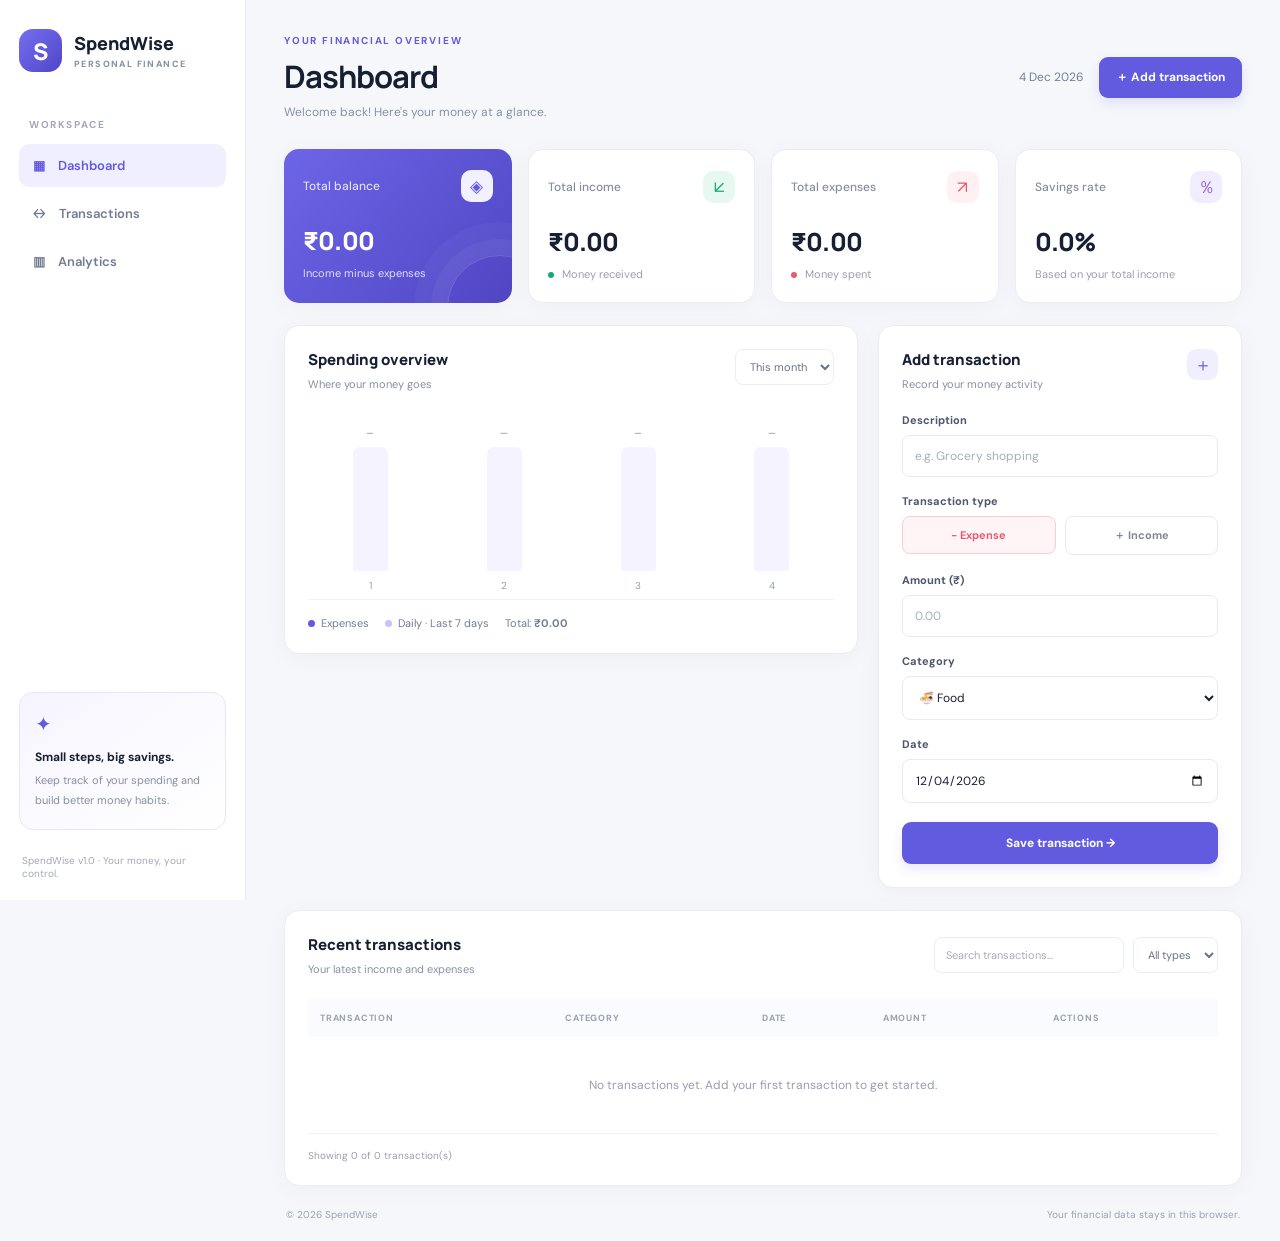
<file: index.html>
<!DOCTYPE html>
<html lang="en">
<head>
  <meta charset="UTF-8" />
  <meta name="viewport" content="width=device-width, initial-scale=1.0" />
  <title>SpendWise | Expense Tracker</title>
  <meta name="description" content="Track income, expenses and savings with SpendWise." />
  <link rel="stylesheet" href="style.css" />
</head>
<body>
  <div class="app">
    <aside class="sidebar">
      <a class="brand" href="#">
        <span class="brand-icon">S</span>
        <span>SpendWise<small>PERSONAL FINANCE</small></span>
      </a>

      <p class="nav-label">WORKSPACE</p>
      <a class="nav-item active" href="#dashboard">▦ <span>Dashboard</span></a>
      <a class="nav-item" href="#transactions">↔ <span>Transactions</span></a>
      <a class="nav-item" href="#analytics">▥ <span>Analytics</span></a>

      <div class="sidebar-bottom">
        <div class="tip-card">
          <span class="tip-icon">✦</span>
          <strong>Small steps, big savings.</strong>
          <p>Keep track of your spending and build better money habits.</p>
        </div>
        <p class="sidebar-footer">SpendWise v1.0 · Your money, your control.</p>
      </div>
    </aside>

    <main class="main" id="dashboard">
      <header class="topbar">
        <div>
          <p class="eyebrow">YOUR FINANCIAL OVERVIEW</p>
          <h1>Dashboard</h1>
          <p class="muted">Welcome back! Here's your money at a glance.</p>
        </div>
        <div class="top-actions">
          <span class="today" id="today"></span>
          <button class="primary-btn" id="openFormBtn">＋ Add transaction</button>
        </div>
      </header>

      <section class="summary-grid">
        <article class="summary-card balance-card">
          <div class="card-top">
            <span>Total balance</span><span class="metric-icon">◈</span>
          </div>
          <h2 id="totalBalance">₹0.00</h2>
          <p class="card-note">Income minus expenses</p>
          <div class="balance-decoration"></div>
        </article>

        <article class="summary-card">
          <div class="card-top">
            <span>Total income</span><span class="metric-icon green">↙</span>
          </div>
          <h2 id="totalIncome">₹0.00</h2>
          <p class="card-note"><span class="dot green-dot"></span> Money received</p>
        </article>

        <article class="summary-card">
          <div class="card-top">
            <span>Total expenses</span><span class="metric-icon red">↗</span>
          </div>
          <h2 id="totalExpenses">₹0.00</h2>
          <p class="card-note"><span class="dot red-dot"></span> Money spent</p>
        </article>

        <article class="summary-card">
          <div class="card-top">
            <span>Savings rate</span><span class="metric-icon purple">％</span>
          </div>
          <h2 id="savingsRate">0%</h2>
          <p class="card-note">Based on your total income</p>
        </article>
      </section>

      <section class="content-grid">
        <article class="panel chart-panel" id="analytics">
          <div class="panel-heading">
            <div>
              <h3>Spending overview</h3>
              <p class="muted">Where your money goes</p>
            </div>
            <select id="chartPeriod" aria-label="Chart period">
              <option value="month">This month</option>
              <option value="all">All time</option>
            </select>
          </div>
          <div id="spendingChart" class="chart-area"></div>
          <div id="chartLegend" class="chart-legend"></div>
        </article>

        <article class="panel form-panel" id="transactionFormPanel">
          <div class="panel-heading">
            <div>
              <h3 id="formHeading">Add transaction</h3>
              <p class="muted">Record your money activity</p>
            </div>
            <span class="form-symbol">＋</span>
          </div>

          <form id="transactionForm">
            <label for="description">Description</label>
            <input id="description" name="description"
              placeholder="e.g. Grocery shopping" maxlength="80" required />

            <label>Transaction type</label>
            <div class="type-toggle">
              <label class="type-option">
                <input type="radio" name="type" value="expense" checked />
                <span>− Expense</span>
              </label>
              <label class="type-option">
                <input type="radio" name="type" value="income" />
                <span>＋ Income</span>
              </label>
            </div>

            <label for="amount">Amount (₹)</label>
            <input id="amount" name="amount" type="number"
              placeholder="0.00" min="0.01" max="1000000000"
              step="0.01" required />

            <label for="category">Category</label>
            <select id="category" name="category" required>
              <option value="Food">🍜 Food</option>
              <option value="Transport">🚗 Transport</option>
              <option value="Shopping">🛍 Shopping</option>
              <option value="Bills">🧾 Bills</option>
              <option value="Education">📚 Education</option>
              <option value="Health">💊 Health</option>
              <option value="Entertainment">🎬 Entertainment</option>
              <option value="Salary">💼 Salary</option>
              <option value="Freelance">💻 Freelance</option>
              <option value="Other">✦ Other</option>
            </select>

            <label for="date">Date</label>
            <input id="date" name="date" type="date" required />

            <button class="primary-btn submit-btn" type="submit">
              Save transaction →
            </button>
            <button class="cancel-btn hidden" type="button" id="cancelEditBtn">
              Cancel editing
            </button>
            <p id="formMessage" class="form-message" role="status"></p>
          </form>
        </article>
      </section>

      <section class="panel transactions-panel" id="transactions">
        <div class="panel-heading transaction-heading">
          <div>
            <h3>Recent transactions</h3>
            <p class="muted">Your latest income and expenses</p>
          </div>
          <div class="filters">
            <input id="searchInput" type="search"
              placeholder="Search transactions..." aria-label="Search transactions" />
            <select id="typeFilter" aria-label="Filter by transaction type">
              <option value="all">All types</option>
              <option value="income">Income</option>
              <option value="expense">Expense</option>
            </select>
          </div>
        </div>

        <div class="table-wrap">
          <table>
            <thead>
              <tr>
                <th>TRANSACTION</th>
                <th>CATEGORY</th>
                <th>DATE</th>
                <th>AMOUNT</th>
                <th>ACTIONS</th>
              </tr>
            </thead>
            <tbody id="transactionList"></tbody>
          </table>
        </div>
        <p id="emptyState" class="empty-state">
          No transactions yet. Add your first transaction to get started.
        </p>
        <div class="table-footer" id="tableFooter"></div>
      </section>

      <footer class="main-footer">
        <span>© <span id="year"></span> SpendWise</span>
        <span>Your financial data stays in this browser.</span>
      </footer>
    </main>
  </div>

  <script src="script.js"></script>
</body>
</html>
</file>
<file: style.css>
@import url('https://fonts.googleapis.com/css2?family=DM+Sans:wght@400;500;600;700&family=Manrope:wght@400;500;600;700;800&display=swap');

:root {
  --bg: #f5f7fb;
  --surface: #ffffff;
  --text: #172033;
  --muted: #8790a3;
  --border: #e9edf4;
  --primary: #635bdf;
  --green: #16a879;
  --red: #e45c70;
  --shadow: 0 4px 24px rgba(28, 39, 70, .035);
}

* { box-sizing: border-box; }

html { scroll-behavior: smooth; }

body {
  margin: 0;
  background: var(--bg);
  color: var(--text);
  font-family: 'DM Sans', sans-serif;
  font-size: 14px;
}

button, input, select { font: inherit; }
button, select { cursor: pointer; }
button:focus-visible, input:focus-visible, select:focus-visible, a:focus-visible {
  outline: 3px solid #a9a3ff;
  outline-offset: 2px;
}

.app { min-height: 100vh; }

.sidebar {
  width: 246px;
  position: fixed;
  inset: 0 auto 0 0;
  z-index: 5;
  display: flex;
  flex-direction: column;
  padding: 29px 19px 20px;
  background: var(--surface);
  border-right: 1px solid var(--border);
}

.brand {
  display: flex;
  align-items: center;
  gap: 12px;
  color: var(--text);
  text-decoration: none;
  font-family: 'Manrope', sans-serif;
  font-size: 18px;
  font-weight: 800;
}

.brand-icon {
  display: grid;
  place-items: center;
  width: 43px;
  height: 43px;
  border-radius: 14px;
  color: white;
  background: linear-gradient(135deg, #766ef1, #4f46c7);
  font-size: 23px;
}

.brand small {
  display: block;
  margin-top: 3px;
  font-family: 'DM Sans', sans-serif;
  font-size: 9px;
  letter-spacing: 1.4px;
  color: var(--muted);
}

.nav-label {
  margin: 46px 10px 13px;
  font-size: 10px;
  font-weight: 700;
  letter-spacing: 1.6px;
  color: #a1a8b7;
}

.nav-item {
  display: flex;
  align-items: center;
  gap: 13px;
  padding: 13px 14px;
  margin-bottom: 5px;
  border-radius: 10px;
  color: #727c91;
  text-decoration: none;
  font-size: 13px;
  font-weight: 600;
  transition: .2s;
}

.nav-item:hover, .nav-item.active {
  color: var(--primary);
  background: #f0efff;
}

.nav-item:first-letter { font-size: 18px; }

.sidebar-bottom { margin-top: auto; }

.tip-card {
  padding: 18px 15px;
  border: 1px solid #e7e4ff;
  border-radius: 14px;
  background: linear-gradient(145deg, #f6f5ff, #fff);
}

.tip-icon { color: var(--primary); font-size: 20px; }
.tip-card strong { display: block; margin: 12px 0 6px; font-size: 12px; }
.tip-card p { margin: 0; color: var(--muted); font-size: 11px; line-height: 1.8; }
.sidebar-footer { margin: 24px 3px 0; color: #a1a8b7; font-size: 10px; }

.main {
  margin-left: 246px;
  max-width: 1800px;
  padding: 34px 38px 20px;
}

.topbar {
  display: flex;
  justify-content: space-between;
  align-items: center;
  gap: 20px;
  margin-bottom: 29px;
}

.eyebrow {
  margin: 0 0 8px;
  color: var(--primary);
  font-size: 10px;
  font-weight: 700;
  letter-spacing: 1.8px;
}

h1, h2, h3, p { overflow-wrap: anywhere; }

h1 {
  margin: 0;
  font-family: 'Manrope', sans-serif;
  font-size: clamp(25px, 3vw, 31px);
  letter-spacing: -1px;
}

.muted { margin: 7px 0 0; color: var(--muted); font-size: 12px; }
.top-actions { display: flex; align-items: center; gap: 15px; }
.today { color: #747e92; font-size: 12px; white-space: nowrap; }

.primary-btn {
  border: 0;
  border-radius: 9px;
  padding: 12px 17px;
  background: var(--primary);
  color: white;
  font-size: 12px;
  font-weight: 700;
  box-shadow: 0 5px 12px #635bdf25;
  transition: transform .2s, background .2s;
}

.primary-btn:hover { background: #5148ce; transform: translateY(-1px); }

.summary-grid {
  display: grid;
  grid-template-columns: repeat(4, minmax(0, 1fr));
  gap: 16px;
  margin-bottom: 22px;
}

.summary-card {
  position: relative;
  min-width: 0;
  overflow: hidden;
  padding: 21px 19px;
  border: 1px solid var(--border);
  border-radius: 15px;
  background: var(--surface);
  box-shadow: var(--shadow);
}

.balance-card {
  color: white;
  border: 0;
  background: linear-gradient(130deg, #6d65e7, #5046c4);
}

.card-top { display: flex; align-items: center; justify-content: space-between; gap: 8px; }
.card-top > span:first-child { color: #858ea1; font-size: 12px; font-weight: 500; }
.balance-card .card-top > span:first-child { color: #e0dfff; }

.metric-icon {
  display: grid;
  place-items: center;
  width: 32px;
  height: 32px;
  border-radius: 10px;
  background: #f2f1ff;
  color: var(--primary);
  font-size: 17px;
}

.metric-icon.green { background: #e7f8f1; color: var(--green); }
.metric-icon.red { background: #fff0f2; color: var(--red); }
.metric-icon.purple { background: #f1edff; color: #8a62d5; }

.summary-card h2 {
  margin: 21px 0 8px;
  font-family: 'Manrope', sans-serif;
  font-size: clamp(19px, 2vw, 25px);
  font-weight: 800;
  letter-spacing: -.8px;
  overflow-wrap: anywhere;
}

.card-note { position: relative; z-index: 1; margin: 0; color: #98a0b0; font-size: 11px; }
.balance-card .card-note { color: #e1dfff; }

.balance-decoration {
  position: absolute;
  width: 105px;
  height: 105px;
  right: -40px;
  bottom: -57px;
  border: 1px solid #ffffff2b;
  border-radius: 50%;
  box-shadow: 0 0 0 16px #ffffff0b, 0 0 0 33px #ffffff08;
}

.dot { display: inline-block; width: 6px; height: 6px; border-radius: 50%; margin-right: 5px; }
.green-dot { background: var(--green); }
.red-dot { background: var(--red); }

.content-grid {
  display: grid;
  grid-template-columns: minmax(0, 1.5fr) minmax(300px, .95fr);
  align-items: start;
  gap: 20px;
  margin-bottom: 22px;
}

.panel {
  min-width: 0;
  border: 1px solid var(--border);
  border-radius: 15px;
  background: var(--surface);
  box-shadow: var(--shadow);
}

.chart-panel, .form-panel, .transactions-panel { padding: 23px; }

.panel-heading {
  display: flex;
  align-items: flex-start;
  justify-content: space-between;
  gap: 15px;
}

.panel-heading h3 {
  margin: 0;
  font-family: 'Manrope', sans-serif;
  font-size: 15px;
  font-weight: 800;
}

.panel-heading .muted { font-size: 11px; }

.panel-heading select, .filters select {
  max-width: 100%;
  padding: 9px 10px;
  border: 1px solid var(--border);
  border-radius: 8px;
  background: white;
  color: #687287;
  font-size: 11px;
}

.chart-area {
  display: flex;
  align-items: end;
  gap: 9px;
  min-height: 208px;
  padding: 22px 0 7px;
}

.chart-column {
  display: flex;
  flex: 1;
  min-width: 0;
  height: 165px;
  flex-direction: column;
  align-items: center;
  justify-content: end;
  gap: 8px;
}

.bar-track {
  display: flex;
  align-items: end;
  justify-content: center;
  width: 100%;
  max-width: 35px;
  height: 132px;
  border-radius: 7px 7px 3px 3px;
  background: #f4f3ff;
  overflow: hidden;
}

.bar-fill {
  width: 100%;
  min-height: 0;
  border-radius: 7px 7px 3px 3px;
  background: linear-gradient(180deg, #938cf8, #6258df);
  transition: height .35s ease;
}

.bar-label { color: #929bad; font-size: 10px; }
.bar-value { color: #717a90; font-size: 9px; text-align: center; overflow-wrap: anywhere; }

.chart-legend {
  display: flex;
  flex-wrap: wrap;
  gap: 16px;
  padding-top: 16px;
  border-top: 1px solid #f0f1f6;
  color: #737e92;
  font-size: 11px;
}

.legend-dot { display: inline-block; width: 7px; height: 7px; border-radius: 50%; margin-right: 6px; }
.legend-dot.purple { background: var(--primary); }
.legend-dot.pale { background: #c7c2ff; }

.form-symbol {
  display: grid;
  place-items: center;
  width: 31px;
  height: 31px;
  border-radius: 9px;
  color: var(--primary);
  background: #f0efff;
  font-size: 18px;
}

#transactionForm { display: flex; flex-direction: column; margin-top: 22px; }
#transactionForm > label { margin: 0 0 8px; color: #4c566c; font-size: 11px; font-weight: 700; }

#transactionForm > input, #transactionForm > select {
  width: 100%;
  min-width: 0;
  margin-bottom: 17px;
  padding: 12px;
  border: 1px solid #e7eaf1;
  border-radius: 8px;
  background: #fff;
  color: var(--text);
  font-size: 12px;
  transition: border-color .2s;
}

#transactionForm > input:focus, #transactionForm > select:focus,
.filters input:focus { border-color: var(--primary); outline: none; }

#transactionForm input::placeholder, .filters input::placeholder { color: #a6adba; }

.type-toggle { display: flex; gap: 9px; margin-bottom: 18px; }
.type-option { flex: 1; cursor: pointer; }
.type-option input { position: absolute; opacity: 0; pointer-events: none; }
.type-option span {
  display: block;
  padding: 11px 8px;
  border: 1px solid #e7eaf1;
  border-radius: 8px;
  color: #7e879a;
  text-align: center;
  font-size: 11px;
  font-weight: 700;
}
.type-option input:checked + span { color: var(--red); border-color: #ffcbd2; background: #fff5f6; }
.type-option input[value="income"]:checked + span { color: var(--green); border-color: #a8e7d0; background: #effbf6; }

.submit-btn { width: 100%; margin-top: 2px; padding: 13px; }
.cancel-btn { margin-top: 9px; padding: 10px; border: 1px solid var(--border); border-radius: 8px; background: white; color: #737d91; }
.hidden { display: none !important; }
.form-message { min-height: 0; margin: 9px 0 0; font-size: 11px; color: var(--green); }
.form-message:empty { display: none; }
.form-message.error { color: var(--red); }

.transactions-panel { margin-bottom: 22px; }
.transaction-heading { align-items: center; margin-bottom: 23px; }
.filters { display: flex; gap: 9px; }
.filters input {
  width: 190px;
  max-width: 100%;
  min-width: 0;
  padding: 9px 11px;
  border: 1px solid var(--border);
  border-radius: 8px;
  font-size: 11px;
}

.table-wrap { width: 100%; overflow-x: auto; }
table { width: 100%; border-collapse: collapse; text-align: left; white-space: nowrap; }
thead { background: #fafbfe; }
th { padding: 13px 12px; color: #99a1b0; font-size: 9px; letter-spacing: .8px; font-weight: 700; }
td { padding: 15px 12px; border-bottom: 1px solid #f0f2f7; color: #687287; font-size: 11px; }
tbody tr:last-child td { border-bottom: 0; }

.transaction-name { display: flex; align-items: center; gap: 11px; color: #263148; font-weight: 700; }
.transaction-icon {
  display: grid;
  flex-shrink: 0;
  place-items: center;
  width: 35px;
  height: 35px;
  border-radius: 10px;
  background: #f2f1ff;
  font-size: 16px;
}
.amount { font-weight: 700; }
.amount.income { color: var(--green); }
.amount.expense { color: var(--red); }

.action-group { display: flex; gap: 6px; }
.action-btn {
  padding: 6px 8px;
  border: 1px solid var(--border);
  border-radius: 6px;
  background: white;
  color: #737e92;
  font-size: 10px;
}
.action-btn:hover { color: var(--primary); border-color: #c9c5ff; }
.action-btn.delete:hover { color: var(--red); border-color: #ffcbd2; }

.empty-state { padding: 28px 10px; text-align: center; color: #969eae; font-size: 12px; }
.table-footer { padding-top: 15px; border-top: 1px solid #f0f2f7; color: #98a0b0; font-size: 10px; }

.main-footer {
  display: flex;
  justify-content: space-between;
  gap: 15px;
  padding: 0 2px;
  color: #9aa2b1;
  font-size: 10px;
}

@media (min-width: 1500px) {
  .main { margin-left: 246px; padding-right: 50px; padding-left: 50px; }
  .summary-grid { gap: 20px; }
}

@media (max-width: 1200px) {
  .main { padding: 28px 23px; }
  .summary-grid { grid-template-columns: repeat(2, minmax(0, 1fr)); }
  .content-grid { grid-template-columns: minmax(0, 1.2fr) minmax(270px, 1fr); gap: 14px; }
  .chart-panel, .form-panel, .transactions-panel { padding: 18px; }
  .top-actions { flex-wrap: wrap; justify-content: flex-end; }
}

@media (max-width: 900px) {
  .sidebar { width: 74px; padding: 24px 10px; align-items: center; }
  .brand { justify-content: center; }
  .brand > span:last-child, .nav-label, .nav-item span,
  .sidebar-bottom { display: none; }
  .nav-item { width: 48px; justify-content: center; padding: 14px 0; margin-top: 8px; font-size: 19px; }
  .main { margin-left: 74px; }
  .content-grid { grid-template-columns: 1fr; }
  .form-panel { grid-row: 1; }
}

@media (max-width: 600px) {
  .main { padding: 22px 13px; }
  .topbar { align-items: flex-start; flex-direction: column; gap: 15px; }
  .top-actions { width: 100%; justify-content: space-between; }
  .today { white-space: normal; }
  .summary-grid { gap: 10px; }
  .summary-card { padding: 15px 12px; }
  .summary-card h2 { font-size: 19px; margin-top: 16px; }
  .card-top > span:first-child { font-size: 11px; }
  .metric-icon { width: 28px; height: 28px; }
  .content-grid { gap: 13px; }
  .chart-panel, .form-panel, .transactions-panel { padding: 15px 12px; }
  .transaction-heading { align-items: stretch; flex-direction: column; }
  .filters { flex-wrap: wrap; }
  .filters input { flex: 1; width: 100%; }
  .filters select { flex: 0 0 auto; }
  .chart-area { gap: 4px; }
  .bar-label { font-size: 9px; }
  .main-footer { flex-direction: column; gap: 7px; }
  th, td { padding: 12px 9px; }
}
</file>
